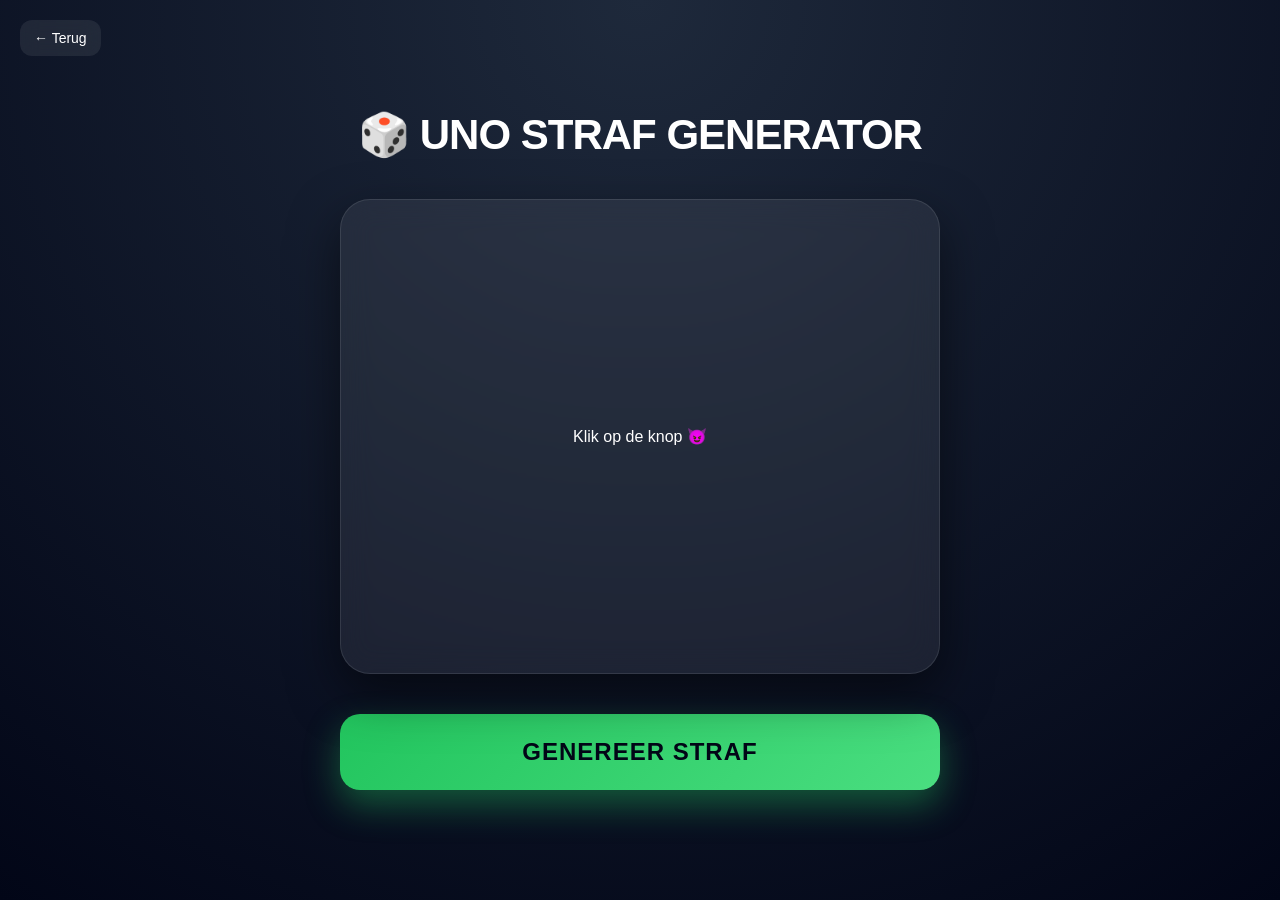
<file: uno.html>
<!DOCTYPE html>
<html lang="nl">
<head>
  <meta charset="UTF-8">
  <title>UNO Straf Generator</title>
  <button onclick="window.location.href='index.html'" class="back-btn">
  ← Terug
</button>
  <link rel="stylesheet" href="uno.css">
  <meta name="viewport" content="width=device-width, initial-scale=1.0">

  
</head>

<div class="topbar">
</div>
<body class="uno-page">

  <div class="uno-container">
    <h1>🎲 UNO Straf Generator</h1>

    <div id="result" class="result">
      Klik op de knop 😈
    </div>

    <button id="generateBtn" class="main-btn">
      Genereer straf
    </button>
  </div>

  <script src="uno.js"></script>
</body>
</html>
</file>
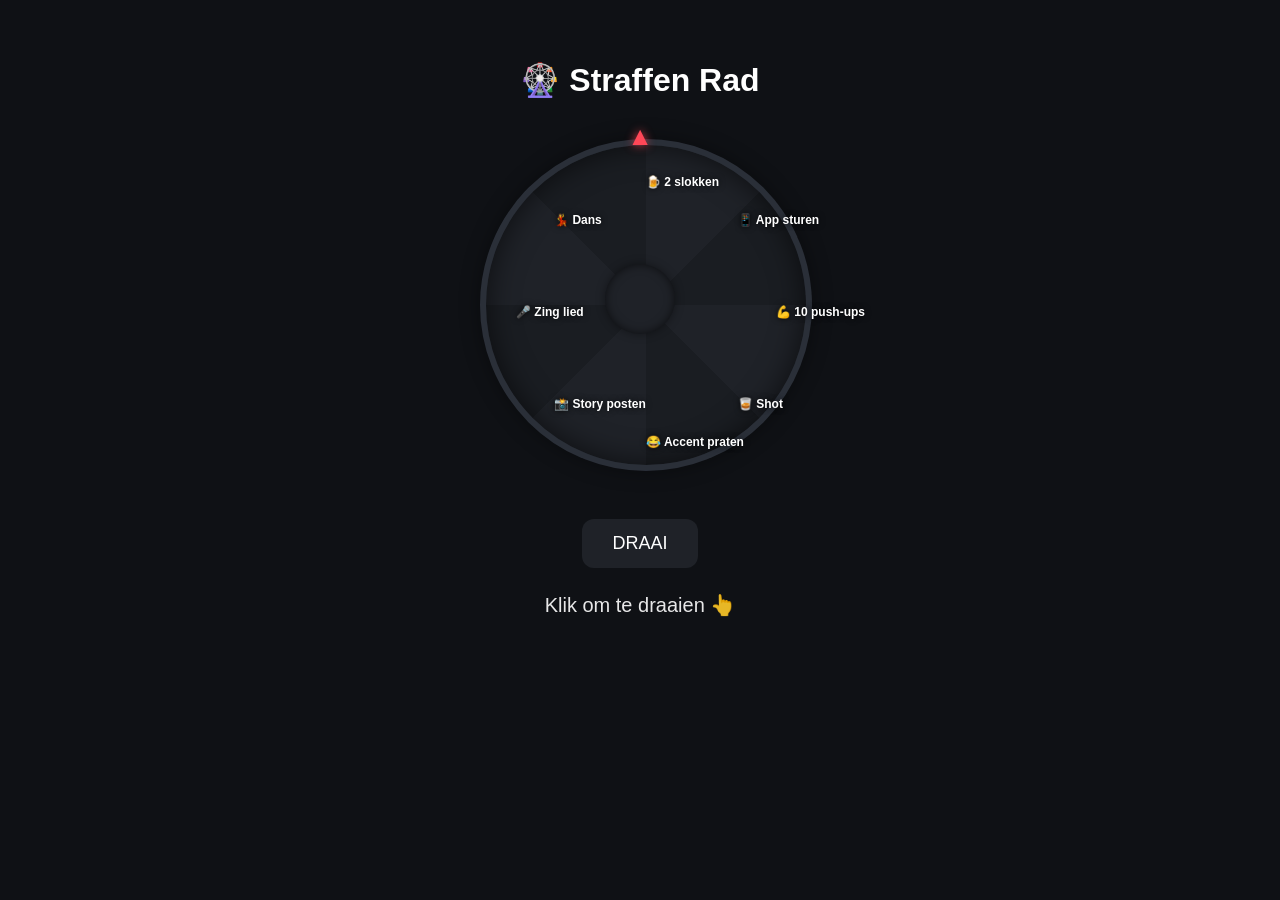
<file: wheel.html>
<!DOCTYPE html>
<html lang="nl">
<head>
  <meta charset="UTF-8">
  <title>Straffen Rad</title>
  <link rel="stylesheet" href="wheel.css">
</head>
<body>

<div class="container">
  <h1>🎡 Straffen Rad</h1>

  <div class="wheel-container">
    <div id="pointer">▲</div>

    <div id="wheel">
      <div id="labels"></div>
    </div>

    <div id="center"></div>
  </div>

  <button id="spinBtn">DRAAI</button>

  <div id="result">Klik om te draaien 👆</div>
</div>

<script src="wheel.js"></script>
</body>
</html>
</file>
<file: uno.css>
/* BASIS SETTINGS */
:root {
  --primary-gradient: linear-gradient(135deg, #22c55e, #4ade80);
  --bg-gradient: radial-gradient(circle at top, #1e293b, #020617);
}

* {
  box-sizing: border-box;
  margin: 0;
  padding: 0;
}

.uno-page {
  background: var(--bg-gradient);
  color: white;
  font-family: "Inter", sans-serif;
  
  min-height: 100vh;
  /* Gebruik lvh/svh voor mobiele browsers (voorkomt verspringen door adresbalk) */
  min-height: 100dvh; 
  
  display: flex;
  justify-content: center;
  align-items: center;
  padding: 20px;
}

.uno-container {
  text-align: center;
  width: 100%;
  /* Op mobiel vullen we bijna het hele scherm, op desktop blijft het leesbaar */
  max-width: 600px; 
  display: flex;
  flex-direction: column;
  justify-content: space-between;
  height: 80vh; /* Geeft de elementen ademruimte over de hele hoogte */
}

/* TITLE */
.uno-container h1 {
  font-size: clamp(28px, 8vw, 42px);
  font-weight: 900;
  text-transform: uppercase;
  letter-spacing: -1px;
  margin-top: 20px;
}

/* RESULT CARD */
.result {
  flex-grow: 1; /* Neemt beschikbare ruimte in */
  display: flex;
  flex-direction: column;
  justify-content: center;
  align-items: center;

  margin: 40px 0;
  padding: 40px 25px;
  border-radius: 30px;
  background: rgba(255, 255, 255, 0.07);
  backdrop-filter: blur(15px);
  -webkit-backdrop-filter: blur(15px);
  box-shadow: 0 20px 50px rgba(0, 0, 0, 0.5);
  
  border: 1px solid rgba(255, 255, 255, 0.1);
  transition: all 0.3s ease;
}

/* CATEGORY LABEL */
.category {
  font-size: clamp(12px, 3vw, 16px);
  opacity: 0.5;
  letter-spacing: 4px;
  margin-bottom: 15px;
  text-transform: uppercase;
  font-weight: 400;
}

/* PUNISHMENT TEXT */
.punishment {
  /* Nu echt groot in beeld */
  font-size: clamp(32px, 10vw, 54px);
  font-weight: 800;
  line-height: 1.1;
  word-wrap: break-word;
}

/* BUTTON */
.main-btn {
  width: 100%;
  padding: 24px;
  font-size: clamp(20px, 5vw, 24px);
  border-radius: 20px;
  border: none;
  cursor: pointer;

  background: var(--primary-gradient);
  color: #020617;
  font-weight: 900;
  text-transform: uppercase;
  letter-spacing: 1px;

  box-shadow: 0 15px 35px rgba(34, 197, 94, 0.4);
  transition: all 0.2s cubic-bezier(0.175, 0.885, 0.32, 1.275);
  
  -webkit-tap-highlight-color: transparent;
  margin-bottom: 20px;
}

/* INTERACTIE */
.main-btn:active {
  transform: scale(0.95);
}

/* FLASH ANIMATION */
.result.flash {
  animation: unoFlash 0.5s ease-out;
}

@keyframes unoFlash {
  0%   { background: #ef4444; transform: scale(0.98); }
  25%  { background: #facc15; }
  50%  { background: #22c55e; }
  75%  { background: #3b82f6; }
  100% { background: rgba(255, 255, 255, 0.07); transform: scale(1); }
}

/* SPECIFIEK VOOR HELE KLEINE SCHERMEN */
@media (max-height: 700px) {
  .uno-container {
    height: auto;
  }
  .result {
    padding: 30px 20px;
    margin: 20px 0;
  }
}
.back-btn {
  position: absolute;
  top: 20px;
  left: 20px;

  padding: 10px 14px;
  border-radius: 12px;
  border: none;

  background: rgba(255,255,255,0.08);
  color: white;

  font-size: 14px;
  cursor: pointer;

  backdrop-filter: blur(10px);
  transition: all 0.2s ease;
}

/* hover */
.back-btn:hover {
  background: rgba(255,255,255,0.15);
  transform: translateY(-1px);
}
@media (max-width: 480px) {
  .back-btn {
    top: 12px;
    left: 12px;
    font-size: 13px;
    padding: 8px 12px;
  }
}
</file>
<file: wheel.css>
body {
  margin: 0;
  font-family: Arial, sans-serif;
  background: #0f1115;
  color: white;
}

.container {
  text-align: center;
  padding: 40px;
}

/* WHEEL */

.wheel-container {
  position: relative;
  width: 320px;
  height: 320px;
  margin: 40px auto;
}

#wheel {
  width: 100%;
  height: 100%;
  border-radius: 50%;

  background: conic-gradient(
    #1f2228 0deg 45deg,
    #1a1d22 45deg 90deg,
    #1f2228 90deg 135deg,
    #1a1d22 135deg 180deg,
    #1f2228 180deg 225deg,
    #1a1d22 225deg 270deg,
    #1f2228 270deg 315deg,
    #1a1d22 315deg 360deg
  );

  border: 6px solid #2a2f38;

  box-shadow:
    inset 0 0 30px rgba(0,0,0,0.6),
    0 0 20px rgba(0,0,0,0.4);

  transition: transform 4s cubic-bezier(0.2, 0.8, 0.2, 1);
}

#labels {
  position: absolute;
  width: 100%;
  height: 100%;
}

/* TEXT OP HET RAD */
.label {
  position: absolute;
  left: 50%;
  top: 50%;
  transform-origin: center;
  font-size: 12px;
  font-weight: 600;
  color: white;
  white-space: nowrap;
  text-shadow: 0 0 6px rgba(0,0,0,0.8);
}

/* POINTER */
#pointer {
  position: absolute;
  top: -18px;
  left: 50%;
  transform: translateX(-50%);
  font-size: 26px;
  color: #ff4757;

  text-shadow: 0 0 10px rgba(255, 71, 87, 0.8);
}

/* CENTER KNOP */
#center {
  position: absolute;
  width: 70px;
  height: 70px;
  background: #1f2228;
  border-radius: 50%;
  top: 50%;
  left: 50%;
  transform: translate(-50%, -50%);
  z-index: 10;

  box-shadow:
    inset 0 0 10px rgba(0,0,0,0.6),
    0 0 10px rgba(0,0,0,0.4);
}

/* BUTTON */
button {
  margin-top: 20px;
  padding: 14px 30px;
  border: none;
  border-radius: 12px;
  background: #1f2228;
  color: white;
  font-size: 18px;
  cursor: pointer;
  transition: 0.2s;
}

button:hover {
  background: #2a2f38;
}

/* RESULT */
#result {
  margin-top: 25px;
  font-size: 20px;
  opacity: 0.9;
}
</file>
